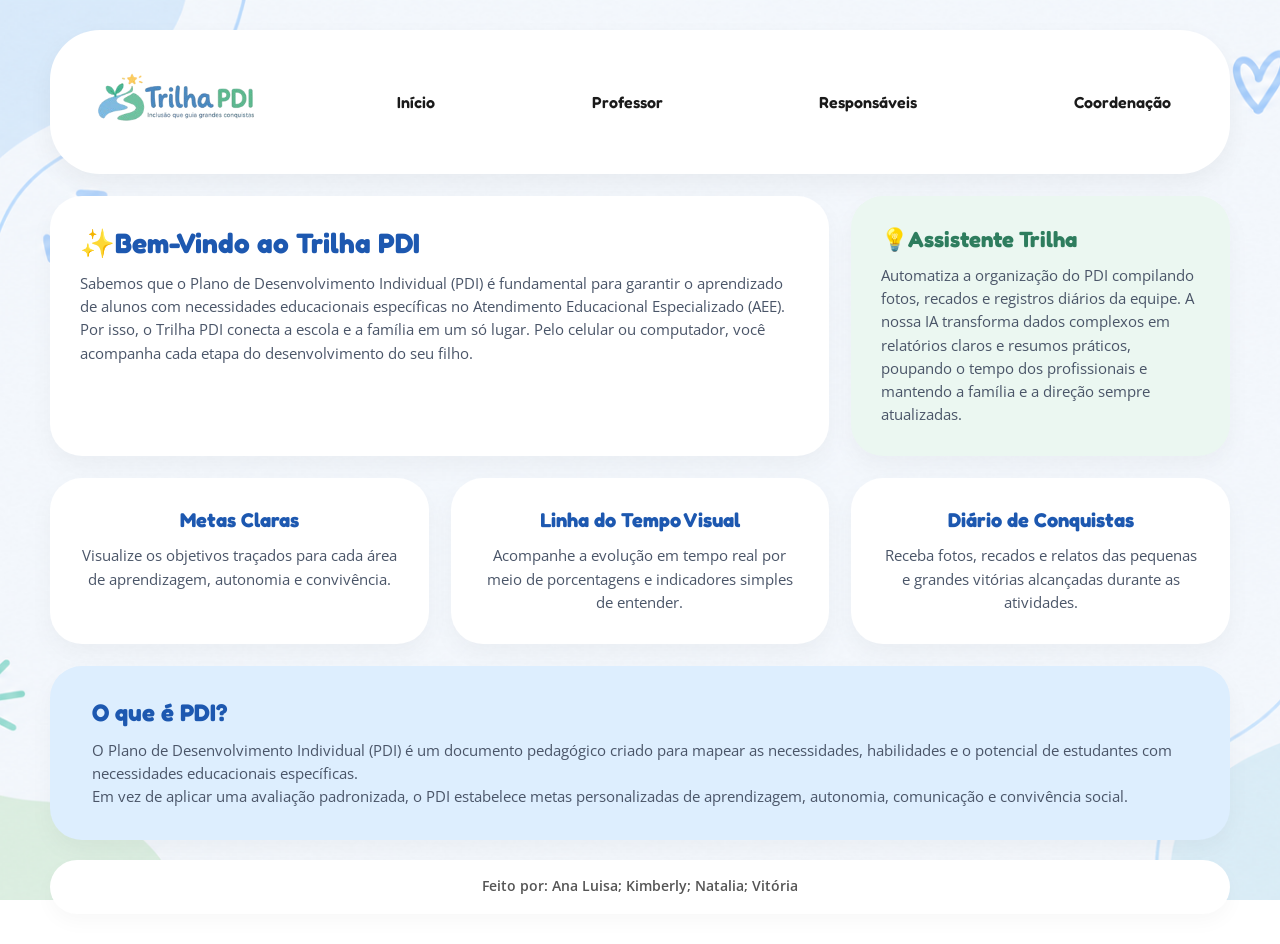
<file: index.html>
<!DOCTYPE html>
<html lang="pt-BR">
<head>
    <meta charset="UTF-8">
    <meta name="viewport" content="width=device-width, initial-scale=1.0">
    <title>Trilha PDI</title>
    <link rel="stylesheet" href="style.css">
</head>
<body>
    <header>
        <nav>
            <img src="logo.png" alt="Logo do Trilha PDI">
            <a href="index.html">Início</a>
            <a href="professor.html">Professor</a>
            <a href="responsaveis.html">Responsáveis</a>
            <a href="direcao.html">Coordenação</a>
        </nav>
    </header>

    <main>
        <section class="section1">
            <div class="bem-vindo">
                <h1>✨Bem-Vindo ao Trilha PDI</h1>
                <p>Sabemos que o Plano de Desenvolvimento Individual (PDI) é 
                    fundamental para garantir o aprendizado de alunos com 
                    necessidades educacionais específicas no Atendimento 
                    Educacional Especializado (AEE).</p>
                <p>Por isso, o Trilha PDI conecta a escola e a família em um 
                    só lugar. Pelo celular ou computador, você acompanha cada 
                    etapa do desenvolvimento do seu filho.</p>
            </div> 
            
            <div class="assistente">
                <h2>💡Assistente Trilha </h2>
                <p>Automatiza a organização do PDI compilando fotos, recados 
                    e registros diários da equipe. A nossa IA transforma dados
                     complexos em relatórios claros e resumos práticos, 
                     poupando o tempo dos profissionais e mantendo a família 
                     e a direção sempre atualizadas.</p>
            </div>

            <div class="metas">
                <h3>Metas Claras</h3>
                <p>Visualize os objetivos traçados para cada área de 
                    aprendizagem, autonomia e convivência.</p>
            </div>

            <div class="linha-tempo">
                <h3>Linha do Tempo Visual</h3>
                <p> Acompanhe a evolução em tempo real por meio de porcentagens
                     e indicadores simples de entender.</p>
            </div>

            <div class="conquistas">
                <h3>Diário de Conquistas</h3>
                <p> Receba fotos, recados e relatos das pequenas e grandes 
                    vitórias alcançadas durante as atividades.</p>
            </div>
        </section>

        <section class="section2">
            <h3>O que é PDI?</h3>
            <p>O Plano de Desenvolvimento Individual (PDI) é um documento
                 pedagógico criado para mapear as necessidades, habilidades e
                  o potencial de estudantes com necessidades educacionais 
                  específicas.</p>
            <p>Em vez de aplicar uma avaliação padronizada, o PDI estabelece 
                metas personalizadas de aprendizagem, autonomia, comunicação 
                e convivência social.</p>
        </section>
    </main>

    <footer>
        <p>Feito por: Ana Luisa; Kimberly; Natalia; Vitória</p>
    </footer>
</body>
</html>
</file>
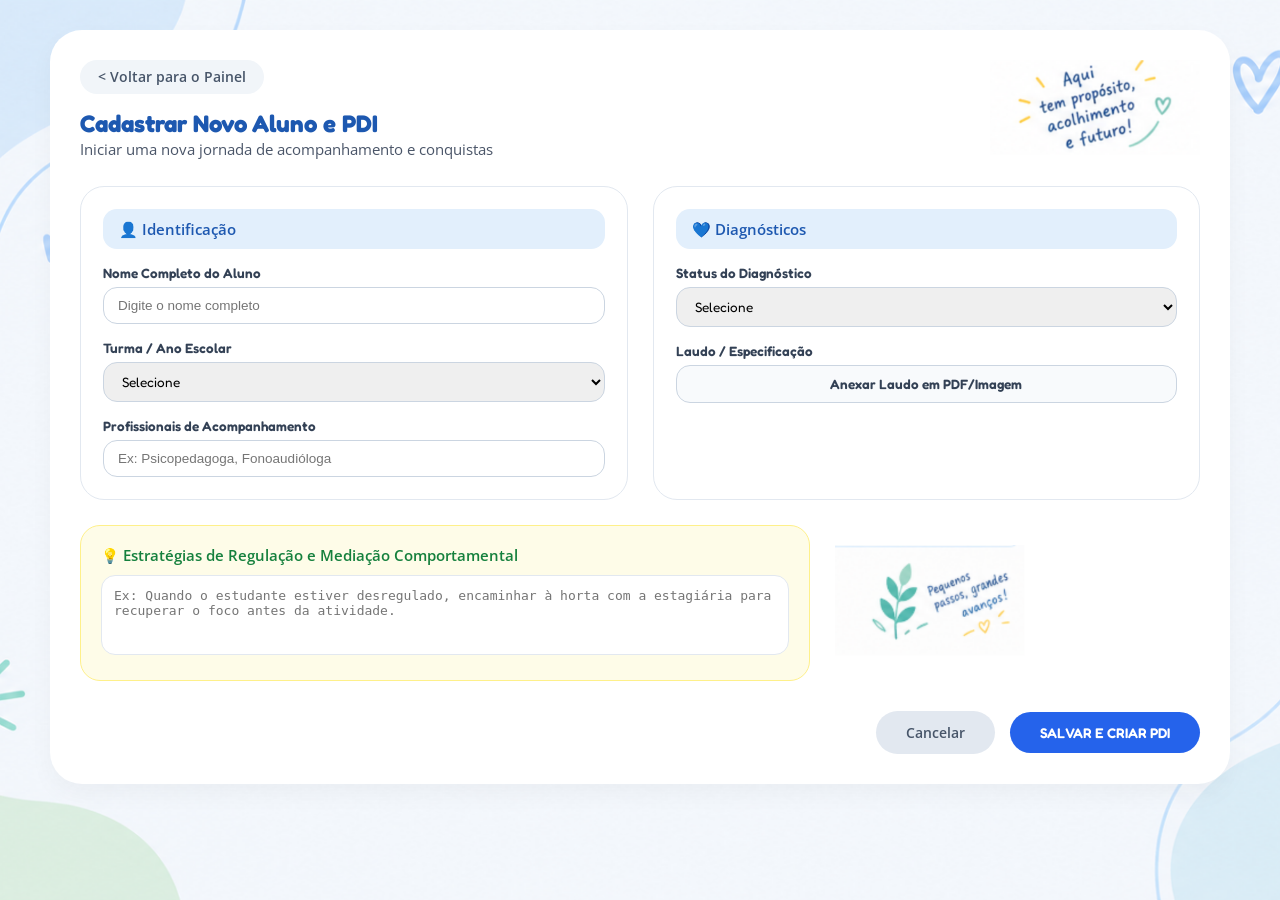
<file: cadastrar-aluno.html>
<!DOCTYPE html>
<html lang="pt-BR">
<head>
    <meta charset="UTF-8">
    <meta name="viewport" content="width=device-width, initial-scale=1.0">
    <title>Cadastrar Novo Aluno e PDI - Trilha PDI</title>
    <link rel="stylesheet" href="style.css">
</head>
<body>

    <main>
        <section class="card-cadastro-container">
            <!-- TOPO COM BOTÃO DE VOLTAR E IMAGEM DE ACOLHIMENTO -->
            <div class="cadastro-header">
                <div class="header-left">
                    <a href="professor.html" class="btn-voltar">&lt; Voltar para o Painel</a>
                    <h1>Cadastrar Novo Aluno e PDI</h1>
                    <p class="subtitulo-cadastro">Iniciar uma nova jornada de acompanhamento e conquistas</p>
                </div>
                
                <!-- IMAGEM DE ACOLHIMENTO NO LUGAR DO TEXTO -->
                <div class="mensagem-acolhimento-img">
                    <img src="Trilha Pdi (computador) tela de cadastro.png" alt="Aqui tem propósito, acolhimento e futuro!">
                </div>
            </div>

            <!-- FORMULÁRIO DE CADASTRO -->
            <form class="form-cadastrar-aluno">
                <div class="grid-cadastro-duplo">
                    
                    <!-- BLOCO 1: IDENTIFICAÇÃO -->
                    <div class="bloco-card">
                        <div class="bloco-titulo">
                            <span>👤 Identificação</span>
                        </div>
                        
                        <div class="campo-grupo">
                            <label for="nome-aluno">Nome Completo do Aluno</label>
                            <input type="text" id="nome-aluno" name="nome-aluno" placeholder="Digite o nome completo">
                        </div>

                        <div class="campo-grupo">
                            <label for="turma-aluno">Turma / Ano Escolar</label>
                            <div class="select-wrapper">
                                <select id="turma-aluno" name="turma-aluno">
                                    <option value="" disabled selected>Selecione</option>
                                    <option value="1ano">1º Ano A</option>
                                    <option value="2ano">2º Ano A</option>
                                    <option value="3ano">3º Ano A</option>
                                    <option value="4ano">4º Ano A</option>
                                    <option value="5ano">5º Ano B</option>
                                </select>
                            </div>
                        </div>

                        <div class="campo-grupo">
                            <label for="profissionais">Profissionais de Acompanhamento</label>
                            <input type="text" id="profissionais" name="profissionais" placeholder="Ex: Psicopedagoga, Fonoaudióloga">
                        </div>
                    </div>

                    <!-- BLOCO 2: DIAGNÓSTICOS -->
                    <div class="bloco-card">
                        <div class="bloco-titulo">
                            <span>💙 Diagnósticos</span>
                        </div>

                        <div class="campo-grupo">
                            <label for="status-diagnostico">Status do Diagnóstico</label>
                            <div class="select-wrapper">
                                <select id="status-diagnostico" name="status-diagnostico">
                                    <option value="" disabled selected>Selecione</option>
                                    <option value="laudado">Laudado</option>
                                    <option value="investigacao">Em investigação</option>
                                    <option value="sem-diagnostico">Sem diagnóstico formal</option>
                                </select>
                            </div>
                        </div>

                        <div class="campo-grupo">
                            <label>Laudo / Especificação</label>
                            <div class="campo-upload-laudo">
                                <label for="upload-laudo" class="btn-upload-input">
                                    <span>Anexar Laudo em PDF/Imagem</span>
                                </label>
                                <input type="file" id="upload-laudo" name="upload-laudo" accept=".pdf,image/*" style="display: none;">
                            </div>
                        </div>
                    </div>

                </div>

                <!-- BLOCO INFERIOR COM IMAGEM DE PEQUENOS PASSOS -->
                <div class="grid-inferior-cadastro">
                    <div class="bloco-estrategias">
                        <div class="estrategias-header">
                            💡 <span>Estratégias de Regulação e Mediação Comportamental</span>
                        </div>
                        <textarea placeholder="Ex: Quando o estudante estiver desregulado, encaminhar à horta com a estagiária para recuperar o foco antes da atividade."></textarea>
                    </div>

                    <!-- IMAGEM DE PEQUENOS PASSOS NO LUGAR DO TEXTO -->
                    <div class="mensagem-passos-img">
                        <img src="Trilha Pdi (computador) tela de cadastro (1).png" alt="Pequenos passos, grandes avanços!">
                    </div>
                </div>

                <!-- BARRAS DE AÇÃO (BOTÕES SALVAR E CANCELAR) -->
                <div class="acoes-form-cadastro">
                    <a href="professor.html" class="btn-cancelar">Cancelar</a>
                    <button type="submit" class="btn-salvar-pdi">SALVAR E CRIAR PDI</button>
                </div>
            </form>
        </section>
    </main>

</body>
</html>
</file>
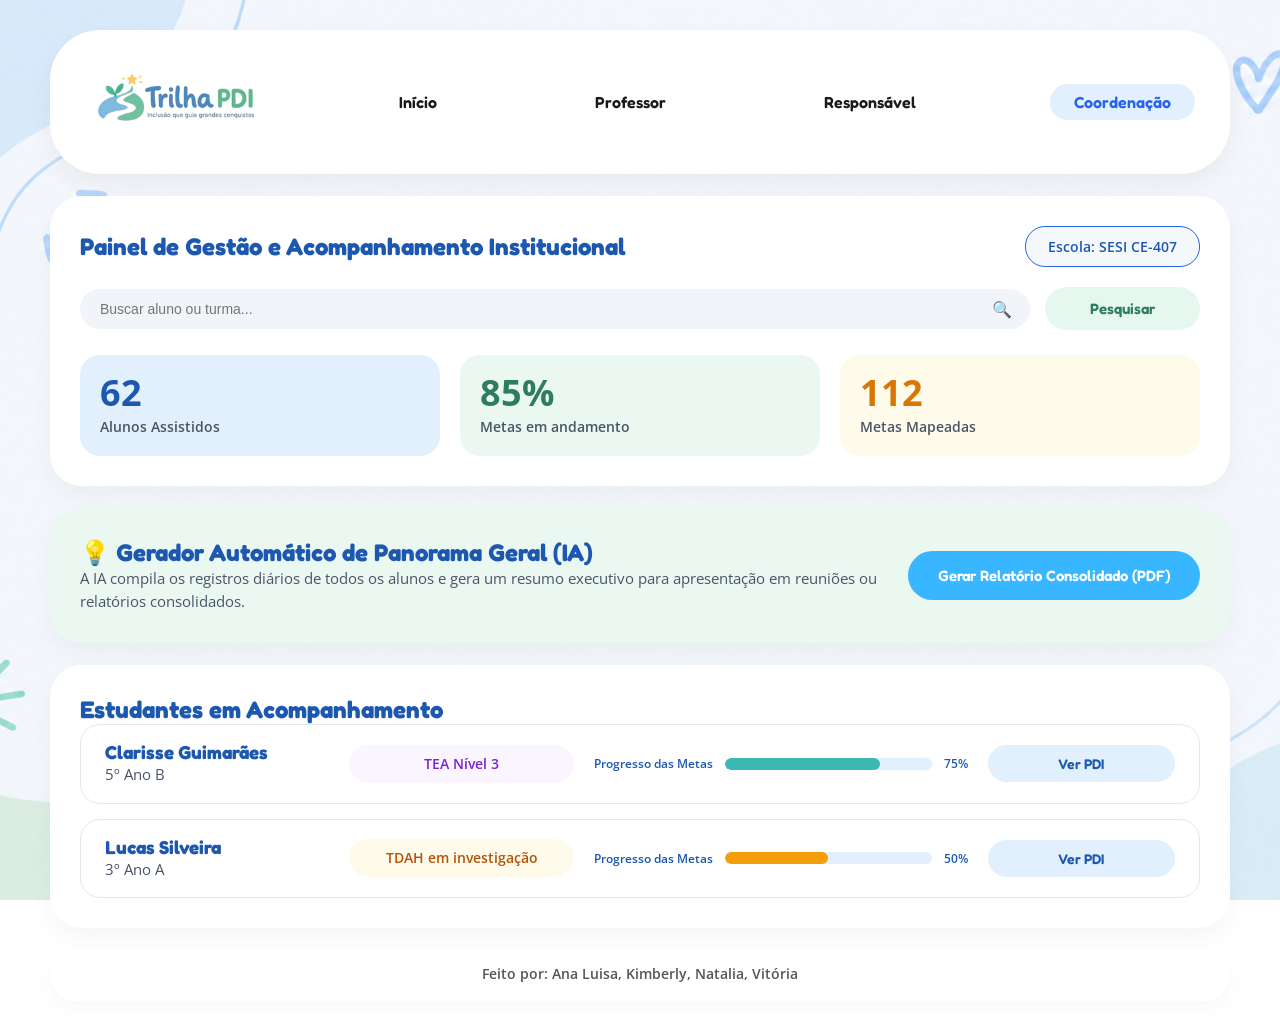
<file: direcao.html>
<!DOCTYPE html>
<html lang="pt-BR">
<head>
    <meta charset="UTF-8">
    <meta name="viewport" content="width=device-width, initial-scale=1.0">
    <title>Painel de Gestão e Acompanhamento - Trilha PDI</title>
    <link rel="stylesheet" href="style.css">
</head>
<body>
    <header>
        <nav>
            <img src="logo.png" alt="Logo do Trilha PDI">
            <a href="index.html">Início</a>
            <a href="professor.html">Professor</a>
            <a href="responsaveis.html">Responsável</a>
            <a href="direcao.html" class="active">Coordenação</a>
        </nav>
    </header>

    <main>
        <!-- SEÇÃO SUPERIOR: TÍTULO, PESQUISA E INDICADORES (KPIs) -->
        <section class="card-direcao painel-gestao">
            <div class="gestao-top">
                <h1>Painel de Gestão e Acompanhamento Institucional</h1>
                <div class="tag-escola">Escola: SESI CE-407</div>
            </div>

            <!-- BARRA DE PESQUISA COM INPUT E BUTTON SUBMIT -->
            <form class="busca-form">
                <div class="input-busca-wrapper">
                    <input type="text" placeholder="Buscar aluno ou turma..." aria-label="Buscar aluno">
                    <span class="icon-lupa">🔍</span>
                </div>
                <button type="submit" class="btn-pesquisar">Pesquisar</button>
            </form>

            <!-- CARDS DE INDICADORES / METRICAS -->
            <div class="kpi-grid">
                <div class="kpi-card azul">
                    <span class="kpi-numero">62</span>
                    <span class="kpi-rotulo">Alunos Assistidos</span>
                </div>
                <div class="kpi-card verde">
                    <span class="kpi-numero">85%</span>
                    <span class="kpi-rotulo">Metas em andamento</span>
                </div>
                <div class="kpi-card amarelo">
                    <span class="kpi-numero">112</span>
                    <span class="kpi-rotulo">Metas Mapeadas</span>
                </div>
            </div>
        </section>

        <!-- SEÇÃO: GERADOR DE PANORAMA GERAL (IA) -->
        <section class="card-direcao panorama-ia">
            <div class="panorama-info">
                <h2>💡 Gerador Automático de Panorama Geral (IA)</h2>
                <p>A IA compila os registros diários de todos os alunos e gera um resumo executivo para apresentação em reuniões ou relatórios consolidados.</p>
            </div>
            <button class="btn-relatorio">Gerar Relatório Consolidado (PDF)</button>
        </section>

        <!-- SEÇÃO: ESTUDANTES EM ACOMPANHAMENTO -->
        <section class="card-direcao estudantes-secao">
            <h2>Estudantes em Acompanhamento</h2>

            <div class="lista-estudantes">
                <!-- ALUNO 1: Clarisse Guimarães -->
                <div class="estudante-item">
                    <div class="estudante-info">
                        <h3>Clarisse Guimarães</h3>
                        <p>5º Ano B</p>
                    </div>

                    <div class="estudante-laudo roxo">
                        TEA Nível 3
                    </div>

                    <div class="estudante-progresso">
                        <span>Progresso das Metas</span>
                        <div class="bar-container">
                            <div class="bar-fill verde" style="width: 75%;"></div>
                        </div>
                        <span class="porcentagem">75%</span>
                    </div>

                    <a href="responsaveis.html" class="btn-ver-pdi">Ver PDI</a>
                </div>

                <!-- ALUNO 2: Lucas Silveira -->
                <div class="estudante-item">
                    <div class="estudante-info">
                        <h3>Lucas Silveira</h3>
                        <p>3º Ano A</p>
                    </div>

                    <div class="estudante-laudo amarelo">
                        TDAH em investigação
                    </div>

                    <div class="estudante-progresso">
                        <span>Progresso das Metas</span>
                        <div class="bar-container">
                            <div class="bar-fill amarelo" style="width: 50%;"></div>
                        </div>
                        <span class="porcentagem">50%</span>
                    </div>

                    <a href="responsaveis.html" class="btn-ver-pdi">Ver PDI</a>
                </div>
            </div>
        </section>
    </main>

    <footer>
        <p>Feito por: Ana Luisa, Kimberly, Natalia, Vitória</p>
    </footer>
</body>
</html>
</file>
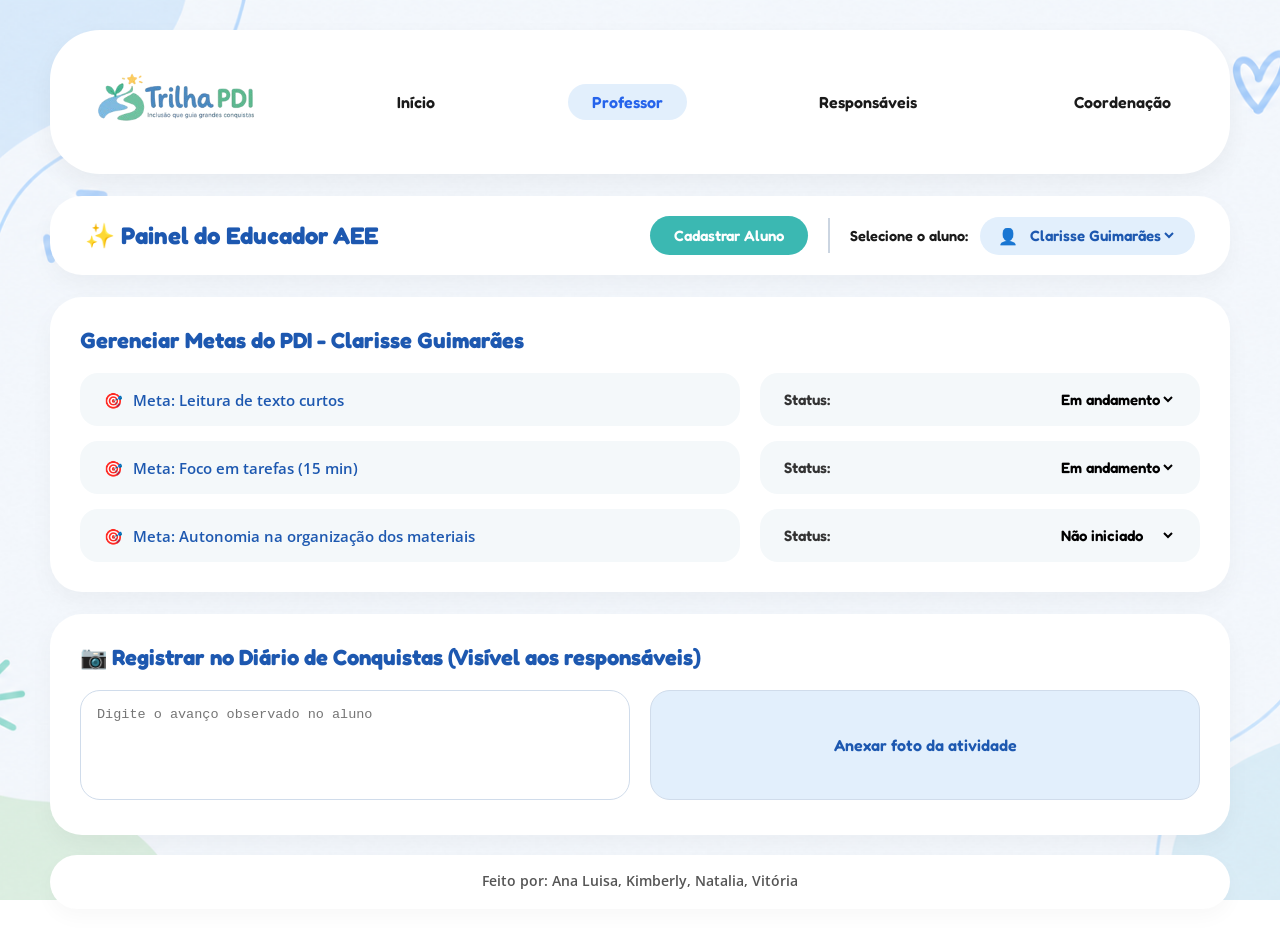
<file: professor.html>
<!DOCTYPE html>
<html lang="pt-BR">
<head>
    <meta charset="UTF-8">
    <meta name="viewport" content="width=device-width, initial-scale=1.0">
    <title>Painel do Educador AEE - Trilha PDI</title>
    <link rel="stylesheet" href="style.css">
</head>
<body>
    <header>
        <nav>
            <img src="logo.png" alt="Logo do Trilha PDI">
            <a href="index.html">Início</a>
            <a href="professor.html" class="active">Professor</a>
            <a href="responsaveis.html">Responsáveis</a>
            <a href="direcao.html">Coordenação</a>
        </nav>
    </header>

    <main>
        <section class="painel-header">
            <div class="titulo-painel">
                <h2>✨ Painel do Educador AEE</h2>
            </div>

            <div class="acoes-painel">
                <a href="cadastrar-aluno.html" class="btn-cadastrar">Cadastrar Aluno</a>
                <div class="linha-divisoria"></div>
                <div class="select-aluno-container">
                    <label for="selecione-aluno">Selecione o aluno:</label>
                    <div class="user-select-wrapper">
                        <span class="icon-user">👤</span>
                        <select id="selecione-aluno" name="aluno">
                            <option value="clarisse" selected>Clarisse Guimarães</option>
                            <option value="joao">João Pedro</option>
                            <option value="maria">Maria Eduarda</option>
                        </select>
                    </div>
                </div>
            </div>
        </section>

    
        <section class="gerenciar-metas">
            <h2>Gerenciar Metas do PDI - Clarisse Guimarães</h2>
            
            <div class="lista-metas">
                <div class="meta-item">
                    <div class="meta-nome">
                        🎯 <span>Meta: Leitura de texto curtos</span>
                    </div>
                    <div class="meta-status">
                        <label for="status-1">Status:</label>
                        <select id="status-1" name="status-1">
                            <option value="nao-iniciado">Não iniciado</option>
                            <option value="em-andamento" selected>Em andamento</option>
                            <option value="concluido">Concluído</option>
                        </select>
                    </div>
                </div>

                <div class="meta-item">
                    <div class="meta-nome">
                        🎯 <span>Meta: Foco em tarefas (15 min)</span>
                    </div>
                    <div class="meta-status">
                        <label for="status-2">Status:</label>
                        <select id="status-2" name="status-2">
                            <option value="nao-iniciado">Não iniciado</option>
                            <option value="em-andamento" selected>Em andamento</option>
                            <option value="concluido">Concluído</option>
                        </select>
                    </div>
                </div>

                <div class="meta-item">
                    <div class="meta-nome">
                        🎯 <span>Meta: Autonomia na organização dos materiais</span>
                    </div>
                    <div class="meta-status">
                        <label for="status-3">Status:</label>
                        <select id="status-3" name="status-3">
                            <option value="nao-iniciado" selected>Não iniciado</option>
                            <option value="em-andamento">Em andamento</option>
                            <option value="concluido">Concluído</option>
                        </select>
                    </div>
                </div>
            </div>
        </section>

        <section class="diario-conquistas">
            <h2>📷 Registrar no Diário de Conquistas (Visível aos responsáveis)</h2>
            
            <form class="form-diario">
                <div class="campo-texto">
                    <textarea placeholder="Digite o avanço observado no aluno"></textarea>
                </div>
                
                <div class="campo-upload">
                    <label for="anexo-foto" class="btn-upload">
                        Anexar foto da atividade
                    </label>
                    <input type="file" id="anexo-foto" accept="image/*" style="display: none;">
                </div>
            </form>
        </section>
    </main>

    <footer>
        <p>Feito por: Ana Luisa, Kimberly, Natalia, Vitória</p>
    </footer>
</body>
</html>
</file>
<file: style.css>
@import url('https://fonts.googleapis.com/css2?family=Fredoka:wght@400;500;600;700&family=Open+Sans:wght@400;500;600;700&display=swap');

* {
    margin: 0;
    padding: 0;
    box-sizing: border-box;
}

body {
    font-family: 'Open Sans', sans-serif;
    color: #333333;
    padding: 30px 25px;
    display: flex;
    flex-direction: column;
    align-items: center;
    min-height: 100vh;
    width: 100%;
    background: url('fundo.png') center / cover no-repeat fixed;
}

main {
    width: 100%;
    max-width: 1180px;
    display: flex;
    flex-direction: column;
    gap: 22px;
}


h1, h2, h3, h4, button, select, label, nav a, .btn-cadastrar, .status-tag, .btn-ver-pdi {
    font-family: 'Fredoka', sans-serif;
}

h1, h2, h3 { color: #1D58B0; }

p {
    font-size: 14.5px;
    line-height: 1.6;
    color: #4A5568;
}

.card-base, .bem-vindo, .assistente, .metas, .linha-tempo, .conquistas, 
.section2, .painel-header, .gerenciar-metas, .diario-conquistas, 
.painel-header-responsaveis, .card-responsaveis, .card-direcao, .card-cadastro-container {
    background-color: #FFFFFF;
    border-radius: 32px;
    padding: 30px;
    box-shadow: 0 10px 25px rgba(0, 0, 0, 0.04);
}


header {
    width: 100%;
    max-width: 1180px;
    background-color: #FFFFFF;
    border-radius: 50px;
    padding: 12px 35px;
    box-shadow: 0 10px 25px rgba(0, 0, 0, 0.05);
    margin-bottom: 22px;
}

nav {
    display: flex;
    align-items: center;
    justify-content: space-between;
    flex-wrap: wrap;
    gap: 15px;
}

nav img {
    height: 120px;
    object-fit: contain;
}

nav a {
    text-decoration: none;
    font-size: 16px;
    font-weight: 600;
    color: #1A1A1A;
    padding: 8px 24px;
    border-radius: 20px;
    transition: all 0.2s ease;
}

nav a.active, nav a:hover {
    background-color: #E2EFFC;
    color: #2563EB;
}


.section1 {
    display: grid;
    grid-template-columns: repeat(3, 1fr);
    gap: 22px;
    width: 100%;
}

.bem-vindo { grid-column: span 2; }
.bem-vindo h1 { font-size: 28px; margin-bottom: 12px; }

.assistente { grid-column: span 1; background-color: #EBF7F1; }
.assistente h2 { color: #2E7D5E; font-size: 22px; margin-bottom: 12px; }

.metas, .linha-tempo, .conquistas { grid-column: span 1; text-align: center; }
.metas h3, .linha-tempo h3, .conquistas h3 { font-size: 20px; margin-bottom: 12px; }

.section2 { background-color: #DDEEFE; padding: 32px 42px; }
.section2 h3 { font-size: 24px; margin-bottom: 12px; }

/* Configuração Professor */
.painel-header {
    padding: 20px 35px;
    display: flex;
    justify-content: space-between;
    align-items: center;
}

.painel-header h1 { font-size: 28px; font-weight: 700; }

.acoes-painel { display: flex; align-items: center; gap: 20px; }

.btn-cadastrar {
    background-color: #3BB8B2;
    color: #FFFFFF;
    text-decoration: none;
    font-size: 15px;
    font-weight: 600;
    padding: 10px 24px;
    border-radius: 25px;
    transition: background 0.2s ease;
    white-space: nowrap;
}

.btn-cadastrar:hover { background-color: #319B96; }
.linha-divisoria { width: 2px; height: 35px; background-color: #CBD5E1; }

.select-aluno-container { display: flex; align-items: center; gap: 12px; }
.select-aluno-container label { font-size: 14.5px; font-weight: 600; color: #1A1A1A; }

.user-select-wrapper {
    display: flex;
    align-items: center;
    gap: 8px;
    background-color: #E2EFFC;
    border-radius: 25px;
    padding: 8px 18px;
}

.select-aluno-container select {
    border: none;
    background: transparent;
    font-size: 15px;
    font-weight: 600;
    color: #1D58B0;
    outline: none;
    cursor: pointer;
}


.gerenciar-metas h2, .diario-conquistas h2 { font-size: 22px; margin-bottom: 20px; }
.lista-metas { display: flex; flex-direction: column; gap: 15px; }

.meta-item { display: grid; grid-template-columns: 1.8fr 1.2fr; gap: 20px; }

.meta-nome, .meta-status {
    background-color: #F4F8FA;
    padding: 16px 24px;
    border-radius: 18px;
    font-size: 15px;
    font-weight: 600;
    display: flex;
    align-items: center;
}

.meta-nome { color: #1D58B0; gap: 10px; }
.meta-status { justify-content: space-between; transition: all 0.2s ease; }

.meta-status select {
    border: none;
    background: transparent;
    font-size: 15px;
    font-weight: 600;
    outline: none;
    cursor: pointer;
}


.meta-status.status-concluido { background-color: #DCFCE7; }
.meta-status.status-concluido label, .meta-status.status-concluido select { color: #166534; }

.meta-status.status-em-andamento { background-color: #FEF9C3; }
.meta-status.status-em-andamento label, .meta-status.status-em-andamento select { color: #854D0E; }

.meta-status.status-nao-iniciado { background-color: #FEE2E2; }
.meta-status.status-nao-iniciado label, .meta-status.status-nao-iniciado select { color: #991B1B; }


.form-diario { display: grid; grid-template-columns: 1fr 1fr; gap: 20px; }

.campo-texto textarea {
    width: 100%;
    height: 110px;
    border: 1px solid #D0DCEB;
    border-radius: 20px;
    padding: 16px;
    font-size: 13.5px;
    color: #4A5568;
    resize: none;
    outline: none;
}

.btn-upload {
    width: 100%;
    height: 110px;
    background-color: #E2EFFC;
    border: 1px solid #D0DCEB;
    border-radius: 20px;
    display: flex;
    justify-content: center;
    align-items: center;
    color: #1D58B0;
    font-size: 16px;
    font-weight: 600;
    cursor: pointer;
}

/* Configuração Responsáveis */
.painel-header-responsaveis { text-align: center; padding: 20px 35px; }
.painel-header-responsaveis h4 { font-size: 32px; font-weight: 700; }

.grid-responsaveis { display: grid; grid-template-columns: 1fr 1.1fr 1fr; gap: 22px; width: 100%; }
.card-responsaveis { padding: 28px; display: flex; flex-direction: column; gap: 18px; }
.card-responsaveis h2 { font-size: 20px; text-align: center; }


.post-conquista { background-color: #F8FAFC; border-radius: 20px; padding: 15px; display: flex; flex-direction: column; gap: 10px; }
.box-imagem { width: 100%; height: 140px; border-radius: 14px; overflow: hidden; background-color: #E2EFFC; }
.box-imagem img { width: 100%; height: 100%; object-fit: cover; }
.post-conquista p { font-size: 12.5px; color: #555; text-align: center; }


.lista-metas-familia { display: flex; flex-direction: column; gap: 14px; }
.meta-box {
    border: 1.5px solid #D0DCEB;
    border-radius: 20px;
    padding: 14px;
    display: flex;
    flex-direction: column;
    align-items: center;
    gap: 8px;
    text-align: center;
}

.titulo-meta { font-size: 14.5px; font-weight: 600; color: #1D58B0; }
.status-tag { font-size: 13px; font-weight: 600; padding: 6px 20px; border-radius: 20px; width: 85%; }
.status-tag.concluida { background-color: #DCFCE7; color: #166534; }
.status-tag.em-andamento { background-color: #FEF9C3; color: #854D0E; }
.status-tag.nao-iniciada { background-color: #FEE2E2; color: #991B1B; }

.resumo-ia-box { background-color: #EBF7F1; border-radius: 20px; padding: 18px; margin-top: 5px; }
.resumo-ia-box h3 { font-size: 15px; color: #2E7D5E; margin-bottom: 8px; }


.calendario-box {
    background-color: #F8FAFC;
    border: 1px solid #E2E8F0;
    border-radius: 24px;
    padding: 18px;
    display: flex;
    flex-direction: column;
    gap: 12px;
}

.cal-header { display: flex; justify-content: space-between; align-items: center; color: #1D58B0; font-weight: 600; }
.cal-dias-semana, .cal-grid-dias { display: grid; grid-template-columns: repeat(7, 1fr); text-align: center; }
.cal-dias-semana { font-size: 11px; color: #64748B; font-weight: 600; }
.cal-grid-dias { gap: 4px; font-size: 12px; color: #334155; }
.cal-grid-dias span { padding: 6px 2px; border-radius: 12px; display: flex; align-items: center; justify-content: center; }

.dia-destaque.artes, .evento-item.roxo { background-color: #F3E8FF; color: #6B21A8; }
.dia-destaque.reuniao, .evento-item.azul { background-color: #E0F2FE; color: #0369A1; }

.eventos-box { display: flex; flex-direction: column; gap: 12px; margin-top: 5px; }
.evento-item { border-radius: 20px; padding: 12px 18px; display: flex; justify-content: space-between; font-size: 13.5px; font-weight: 500; }

/* Configuração Coordenação*/
.gestao-top { display: flex; justify-content: space-between; align-items: center; margin-bottom: 20px; flex-wrap: wrap; gap: 15px; }
.gestao-top h1 { font-size: 24px; font-weight: 700; }

.tag-escola {
    border: 1.5px solid #2563EB;
    color: #1D58B0;
    font-size: 14px;
    font-weight: 600;
    padding: 10px 22px;
    border-radius: 20px;
    background-color: #F4F8FA;
}

.busca-form { display: flex; gap: 15px; margin-bottom: 25px; }
.input-busca-wrapper { flex: 1; position: relative; display: flex; align-items: center; }
.input-busca-wrapper input {
    width: 100%;
    background-color: #F1F5F9;
    border: none;
    border-radius: 25px;
    padding: 12px 45px 12px 20px;
    font-size: 14px;
    outline: none;
}
.input-busca-wrapper .icon-lupa { position: absolute; right: 18px; font-size: 16px; color: #64748B; pointer-events: none; }

.btn-pesquisar {
    background-color: #E6F7F0;
    color: #2E7D5E;
    border: none;
    border-radius: 25px;
    padding: 12px 45px;
    font-size: 15px;
    font-weight: 600;
    cursor: pointer;
}


.kpi-grid { display: grid; grid-template-columns: repeat(3, 1fr); gap: 20px; }
.kpi-card { border-radius: 20px; padding: 20px; display: flex; flex-direction: column; }
.kpi-card.azul { background-color: #E2EFFC; }
.kpi-card.verde { background-color: #EBF7F1; }
.kpi-card.amarelo { background-color: #FFFBEB; }

.kpi-numero { font-size: 36px; font-weight: 700; line-height: 1; }
.kpi-card.azul .kpi-numero { color: #1D58B0; }
.kpi-card.verde .kpi-numero { color: #2E7D5E; }
.kpi-card.amarelo .kpi-numero { color: #D97706; }
.kpi-rotulo { font-size: 14px; font-weight: 600; color: #4A5568; margin-top: 6px; }


.panorama-ia { background-color: #EBF7F1; display: flex; justify-content: space-between; align-items: center; gap: 20px; }
.btn-relatorio {
    background-color: #38B6FF;
    color: #FFFFFF;
    border: none;
    border-radius: 30px;
    padding: 15px 30px;
    font-size: 15px;
    font-weight: 600;
    cursor: pointer;
    white-space: nowrap;
}

.lista-estudantes { display: flex; flex-direction: column; gap: 15px; }
.estudante-item {
    border: 1px solid #E2E8F0;
    border-radius: 20px;
    padding: 16px 24px;
    display: grid;
    grid-template-columns: 1.2fr 1.2fr 2fr 1fr;
    align-items: center;
    gap: 20px;
}

.estudante-laudo { font-size: 13.5px; font-weight: 600; padding: 10px 18px; border-radius: 20px; text-align: center; }
.estudante-laudo.roxo { background-color: #FAF5FF; color: #7E22CE; }
.estudante-laudo.amarelo { background-color: #FFFBEB; color: #B45309; }

.estudante-progresso { display: flex; align-items: center; gap: 12px; font-size: 12px; color: #1D58B0; font-weight: 600; }
.bar-container { flex: 1; height: 12px; background-color: #E2EFFC; border-radius: 10px; overflow: hidden; }
.bar-fill { height: 100%; border-radius: 10px; }
.bar-fill.verde { background-color: #3BB8B2; }
.bar-fill.amarelo { background-color: #F59E0B; }

.btn-ver-pdi {
    background-color: #E2EFFC;
    color: #1D58B0;
    text-decoration: none;
    font-size: 14px;
    font-weight: 600;
    padding: 10px 20px;
    border-radius: 20px;
    text-align: center;
}

/* Cadastro de Aluno */
.cadastro-header { display: flex; justify-content: space-between; margin-bottom: 25px; }
.btn-voltar {
    display: inline-block;
    background-color: #F1F5F9;
    color: #475569;
    text-decoration: none;
    font-size: 13.5px;
    font-weight: 600;
    padding: 8px 18px;
    border-radius: 20px;
    margin-bottom: 15px;
}

.mensagem-acolhimento-img img { max-width: 210px; height: auto; }

.grid-cadastro-duplo { display: grid; grid-template-columns: 1fr 1fr; gap: 25px; margin-bottom: 25px; }
.bloco-card { border: 1.5px solid #E2E8F0; border-radius: 24px; padding: 22px; display: flex; flex-direction: column; gap: 16px; }
.bloco-titulo { background-color: #E2EFFC; border-radius: 14px; padding: 10px 16px; font-size: 15px; font-weight: 600; color: #1D58B0; }

.campo-grupo { display: flex; flex-direction: column; gap: 6px; }
.campo-grupo label { font-size: 13.5px; font-weight: 600; color: #334155; }
.campo-grupo input[type="text"], .select-wrapper select {
    width: 100%;
    border: 1px solid #CBD5E1;
    border-radius: 14px;
    padding: 10px 14px;
    font-size: 13.5px;
    outline: none;
}

.btn-upload-input {
    display: block;
    width: 100%;
    text-align: center;
    padding: 10px 14px;
    border: 1px solid #CBD5E1;
    border-radius: 14px;
    background-color: #F8FAFC;
    color: #64748B;
    font-size: 13px;
    cursor: pointer;
}

.grid-inferior-cadastro { display: grid; grid-template-columns: 2fr 1fr; gap: 25px; align-items: center; margin-bottom: 30px; }
.bloco-estrategias { background-color: #FEFCE8; border: 1px solid #FEF08A; border-radius: 20px; padding: 20px; }
.estrategias-header { font-size: 14.5px; font-weight: 600; color: #15803D; margin-bottom: 10px; }
.bloco-estrategias textarea { width: 100%; height: 80px; border: 1px solid #E2E8F0; border-radius: 14px; padding: 12px; font-size: 13px; resize: none; outline: none; }

.mensagem-passos-img img { max-width: 190px; height: auto; }

.acoes-form-cadastro { display: flex; justify-content: flex-end; align-items: center; gap: 15px; }
.btn-cancelar { background-color: #E2E8F0; color: #475569; text-decoration: none; font-size: 14px; font-weight: 600; padding: 12px 30px; border-radius: 25px; }
.btn-salvar-pdi { background-color: #2563EB; color: #FFFFFF; border: none; font-size: 14px; font-weight: 600; padding: 12px 30px; border-radius: 25px; cursor: pointer; }


footer {
    width: 100%;
    max-width: 1180px;
    background-color: #FFFFFF;
    border-radius: 30px;
    padding: 16px;
    text-align: center;
    margin-top: 20px;
    box-shadow: 0 8px 20px rgba(0, 0, 0, 0.03);
}

footer p { font-size: 13.5px; color: #555; font-weight: 600; }

/* Responsividade */
@media (max-width: 992px) {
    body { padding: 20px 15px; }
    header { border-radius: 30px; padding: 20px 25px; }
    nav { justify-content: center; flex-direction: column; align-items: center; gap: 15px; }
    nav img { height: 110px; max-width: 80%; }
    nav a { font-size: 15px; padding: 8px 20px; }

    .section1 { grid-template-columns: 1fr 1fr; }
    .bem-vindo, .assistente { grid-column: span 2; }
    .metas, .linha-tempo, .conquistas { grid-column: span 1; }

    .painel-header { flex-direction: column; align-items: flex-start; gap: 15px; }
    .acoes-painel { width: 100%; justify-content: space-between; flex-wrap: wrap; }
    .meta-item, .form-diario, .grid-responsaveis, .grid-cadastro-duplo, .grid-inferior-cadastro { grid-template-columns: 1fr; }

    .kpi-grid { grid-template-columns: 1fr 1fr; }
    .panorama-ia { flex-direction: column; align-items: flex-start; }
    .btn-relatorio { width: 100%; text-align: center; }
    .estudante-item { grid-template-columns: 1fr 1fr; }
    .cadastro-header { flex-direction: column; gap: 15px; }
}

@media (max-width: 600px) {
    header { padding: 20px 15px; }
    nav img { height: 150px; max-width: 90%; }
    nav a { width: 100%; text-align: center; padding: 10px 0; }

    .section1 { grid-template-columns: 1fr; }
    .bem-vindo, .assistente, .metas, .linha-tempo, .conquistas { grid-column: span 1; }
    .section2 { padding: 20px; }

    .acoes-painel, .select-aluno-container, .busca-form { flex-direction: column; align-items: stretch; }
    .linha-divisoria { display: none; }
    .btn-pesquisar, .btn-cancelar, .btn-salvar-pdi { width: 100%; text-align: center; }

    .kpi-grid, .estudante-item { grid-template-columns: 1fr; text-align: center; }
    .estudante-progresso { flex-direction: column; }
    .card-cadastro-container { padding: 20px; }
    .acoes-form-cadastro { flex-direction: column-reverse; width: 100%; }
}

@media (max-width: 480px) {
    body { padding: 10px; }
    nav img { height: 85px; }
    .painel-header h1, .cadastro-header h1, .gestao-top h1 { font-size: 20px; }
    .card-responsaveis, .card-direcao, .gerenciar-metas, .diario-conquistas { padding: 18px; border-radius: 20px; }
}
</file>
